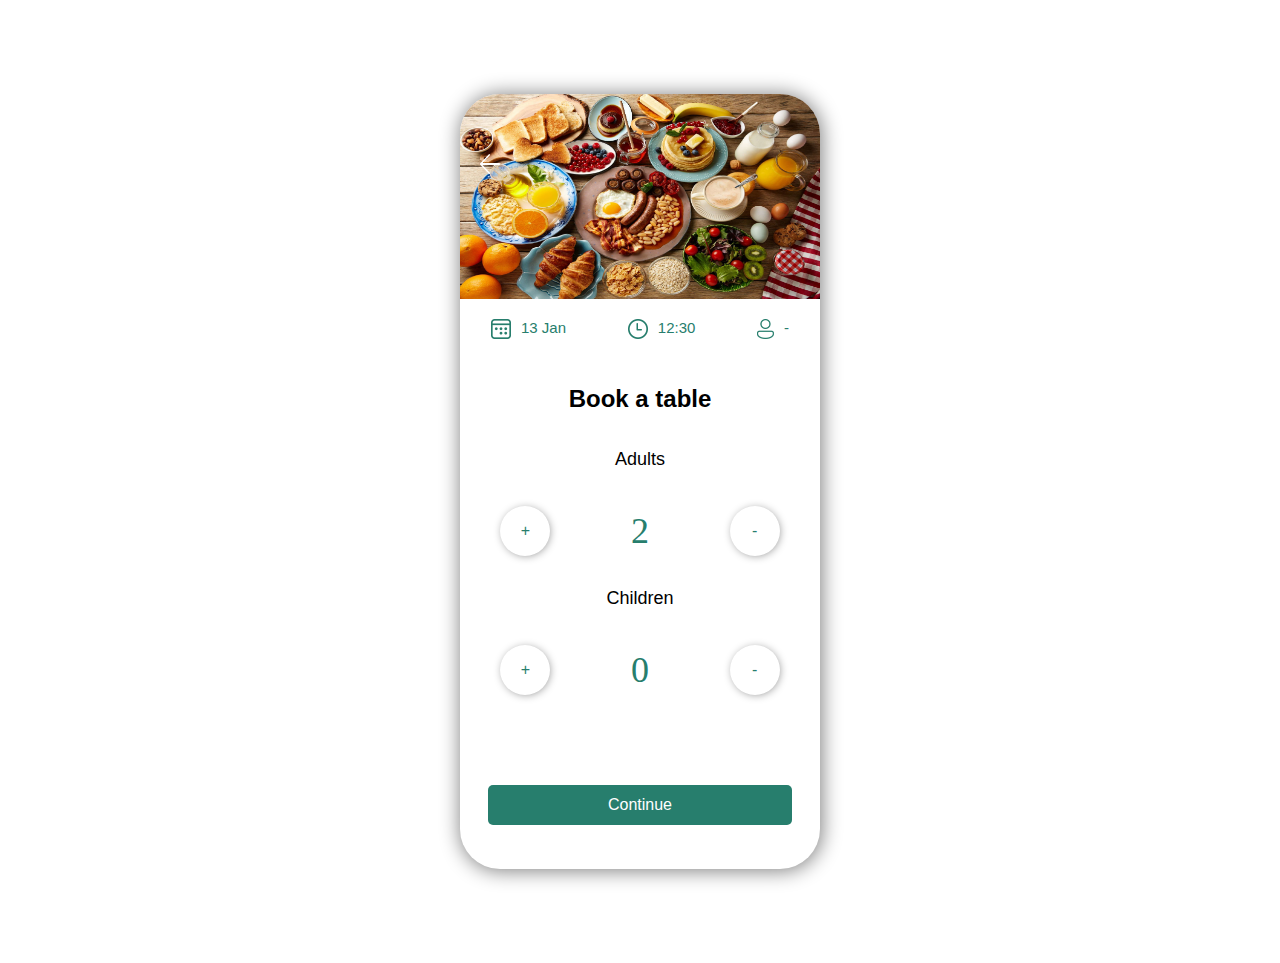
<file: designs/index.html>
<!DOCTYPE html>
<html lang="ko">
<head>
    <meta charset="UTF-8">
    <meta http-equiv="X-UA-Compatible" content="IE=edge">
    <meta name="viewport" content="width=device-width, initial-scale=1.0">
    <title>디자인과제1</title>
    <link rel="stylesheet" href="style.css">
</head>
<body>
    <div class="box">
        <div class="header">
            <img src="ArrowLeft.png" class="img_arrow" alt="">
        </div>
        <div class="navbar">
            <div class="calendar">
                <img src="Calendar.png" class="img_calendar" alt="">
                <p>13 Jan</p>
            </div>
            <div class="clock">
                <img src="Clock.png" class="img_clock" alt="">
                <p>12:30</p>
            </div>
            <div class="person">
                <img src="Person.png" class="img_person" alt="">
                <p>-</p>
            </div>
        </div>
        <div class="main">
            <h1>Book a table</h1>
            <p class="adults-text">Adults</p>
            <div class="adults">
                <button class="plus">+</button>
                <p>2</p>
                <button class="minus">-</button>
            </div>
            <p class="children-text">Children</p>
            <div class="children">
                <button class="plus">+</button>
                <p>0</p>
                <button class="minus">-</button>
            </div>
            <button class="continue" type="submit">Continue</button>
        </div>
    </div>
</body>
</html>
</file>
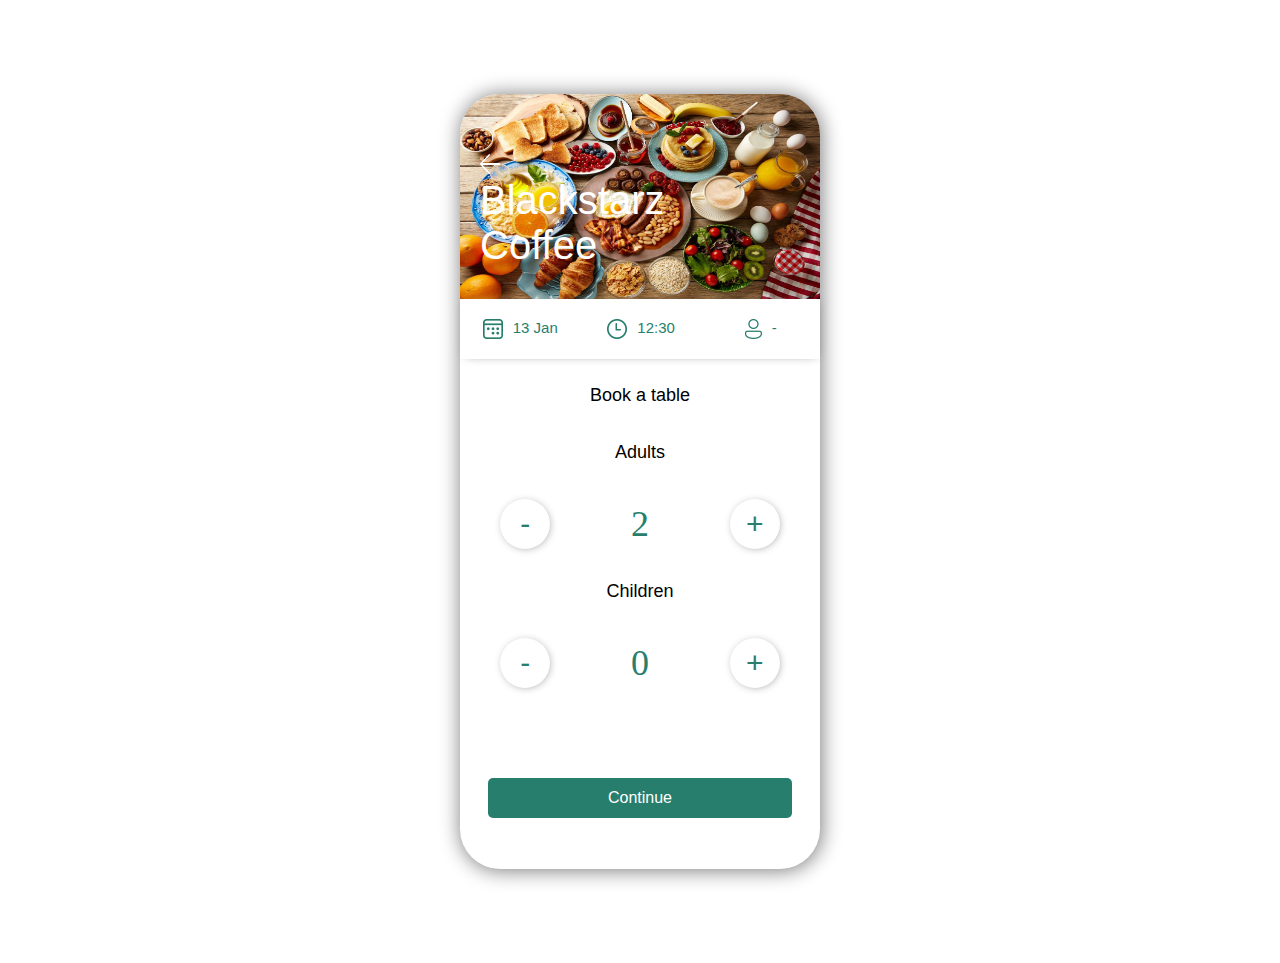
<file: 과제1/index.html>
<!DOCTYPE html>
<html lang="ko">
<head>
    <meta charset="UTF-8">
    <meta http-equiv="X-UA-Compatible" content="IE=edge">
    <meta name="viewport" content="width=device-width, initial-scale=1.0">
    <title>디자인과제1</title>
    <link rel="stylesheet" href="style.css">
</head>
<body>
    <div class="box">
        <div class="header">
            <img src="ArrowLeft.png" class="img_arrow" alt="">
        <p class="blackstarz">Blackstarz<br>Coffee</p>
        </div>
        <div class="navbar">
            <div class="calendar">
                <img src="Calendar.png" class="img_calendar" alt="">
                <p>13 Jan</p>
            </div>
            <div class="clock">
                <img src="Clock.png" class="img_clock" alt="">
                <p>12:30</p>
            </div>
            <div class="person">
                <img src="Person.png" class="img_person" alt="">
                <p>-</p>
            </div>
        </div>
        <div class="main">
            <h1>Book a table</h1>
            <p class="adults-text">Adults</p>
            <div class="adults">
                <button class="minus">-</button>
                <p>2</p>
                <button class="plus">+</button>
            </div>
            <p class="children-text">Children</p>
            <div class="children">
                <button class="minus">-</button>
                <p>0</p>
                <button class="plus">+</button>
            </div>
            <button class="continue" type="submit">Continue</button>
        </div>
    </div>
</body>
</html>
</file>
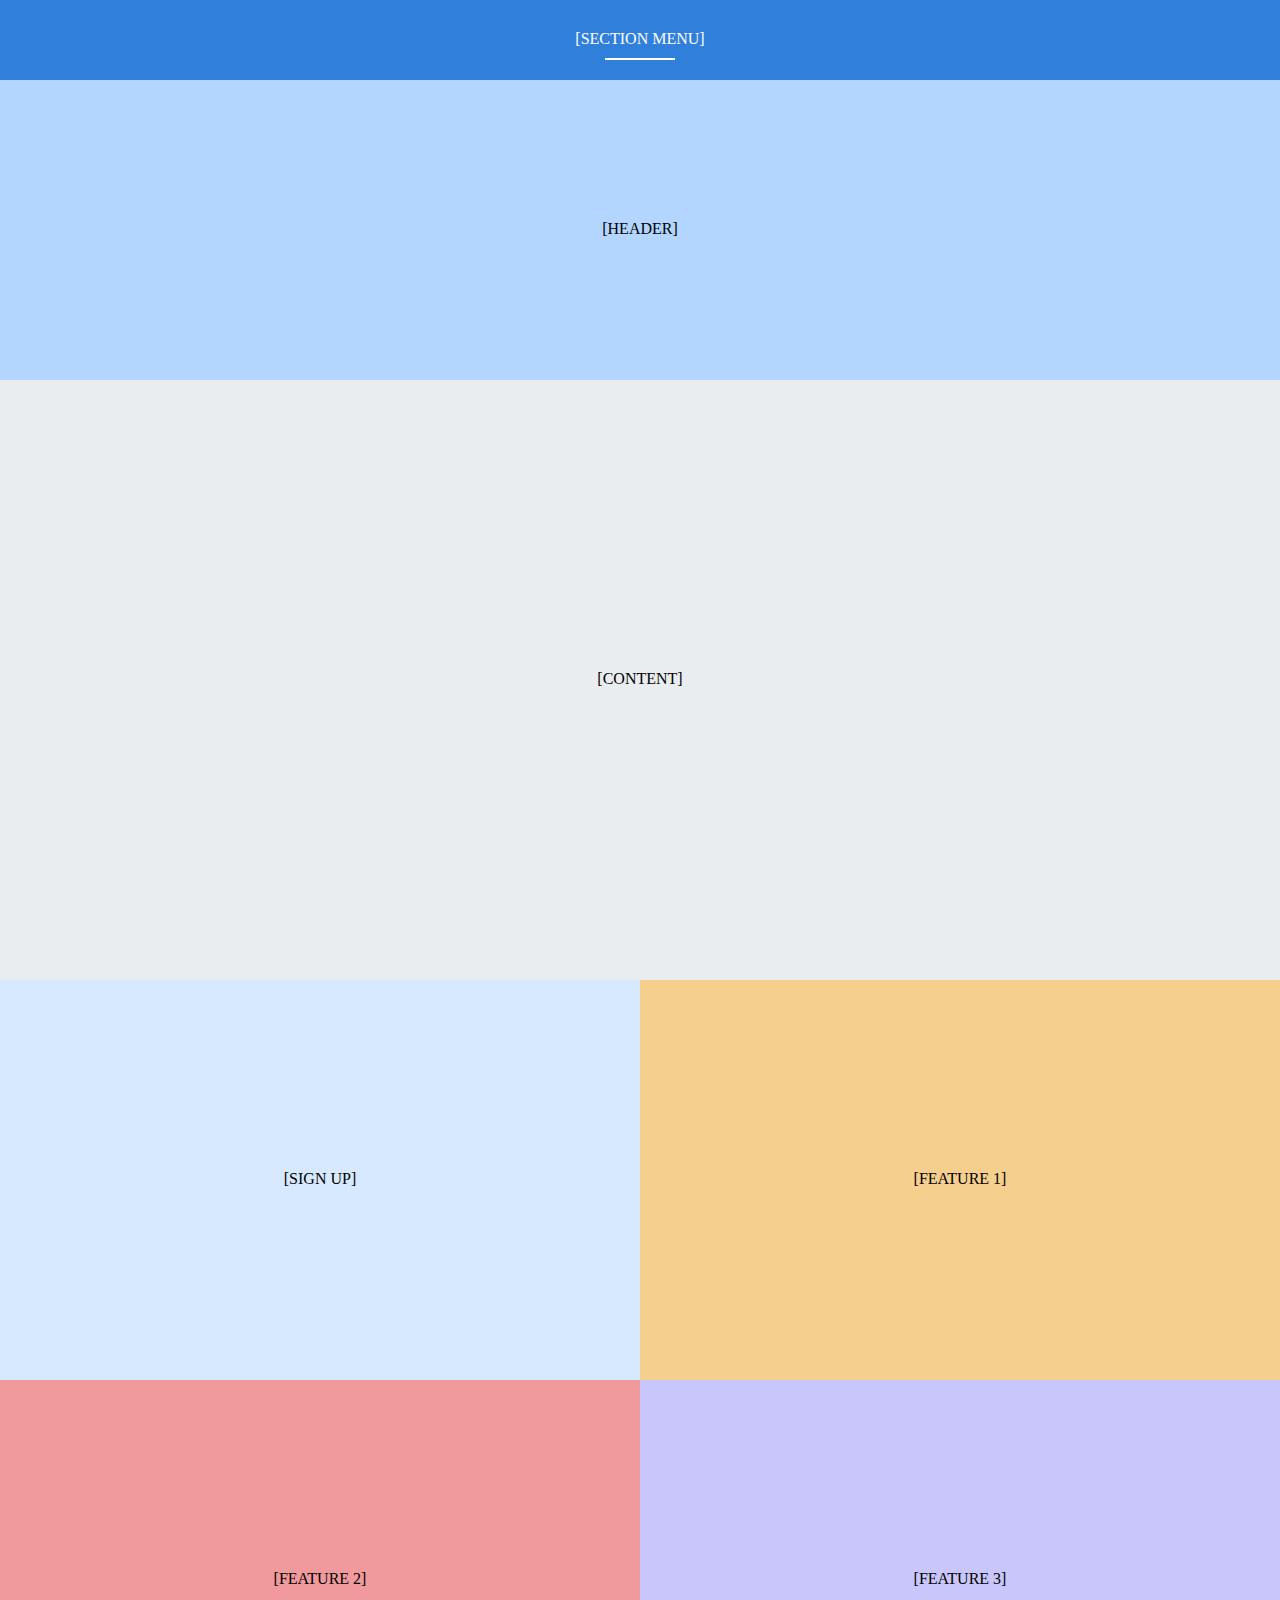
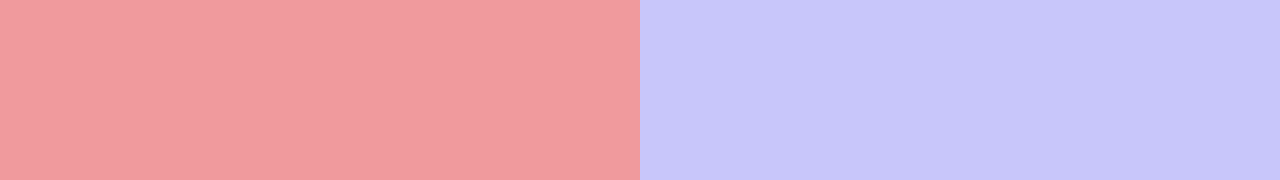
<file: 과제2/index.html>
<!DOCTYPE html>
<html lang="ko">
<head>
    <meta charset="UTF-8">
    <meta http-equiv="X-UA-Compatible" content="IE=edge">
    <meta name="viewport" content="width=device-width, initial-scale=1.0">
    <title>디자인과제2</title>
    <link rel="stylesheet" href="style.css">
</head>
<body>
    <div class='page'>
        <div class='section menu'>
            [SECTION MENU]
        </div>
        <div class='section header'>
            [HEADER]
        </div>
        <div class='section content'>
            [CONTENT]
        </div>
        <div class='section sign-up'>
            [SIGN UP]
        </div>
        <div class='section feature-1'>
            [FEATURE 1]
        </div>
        <div class='section feature-2'>
            [FEATURE 2]
        </div>
        <div class='section feature-3'>
            [FEATURE 3]
        </div>
    </div>
</body>
</html>
</file>
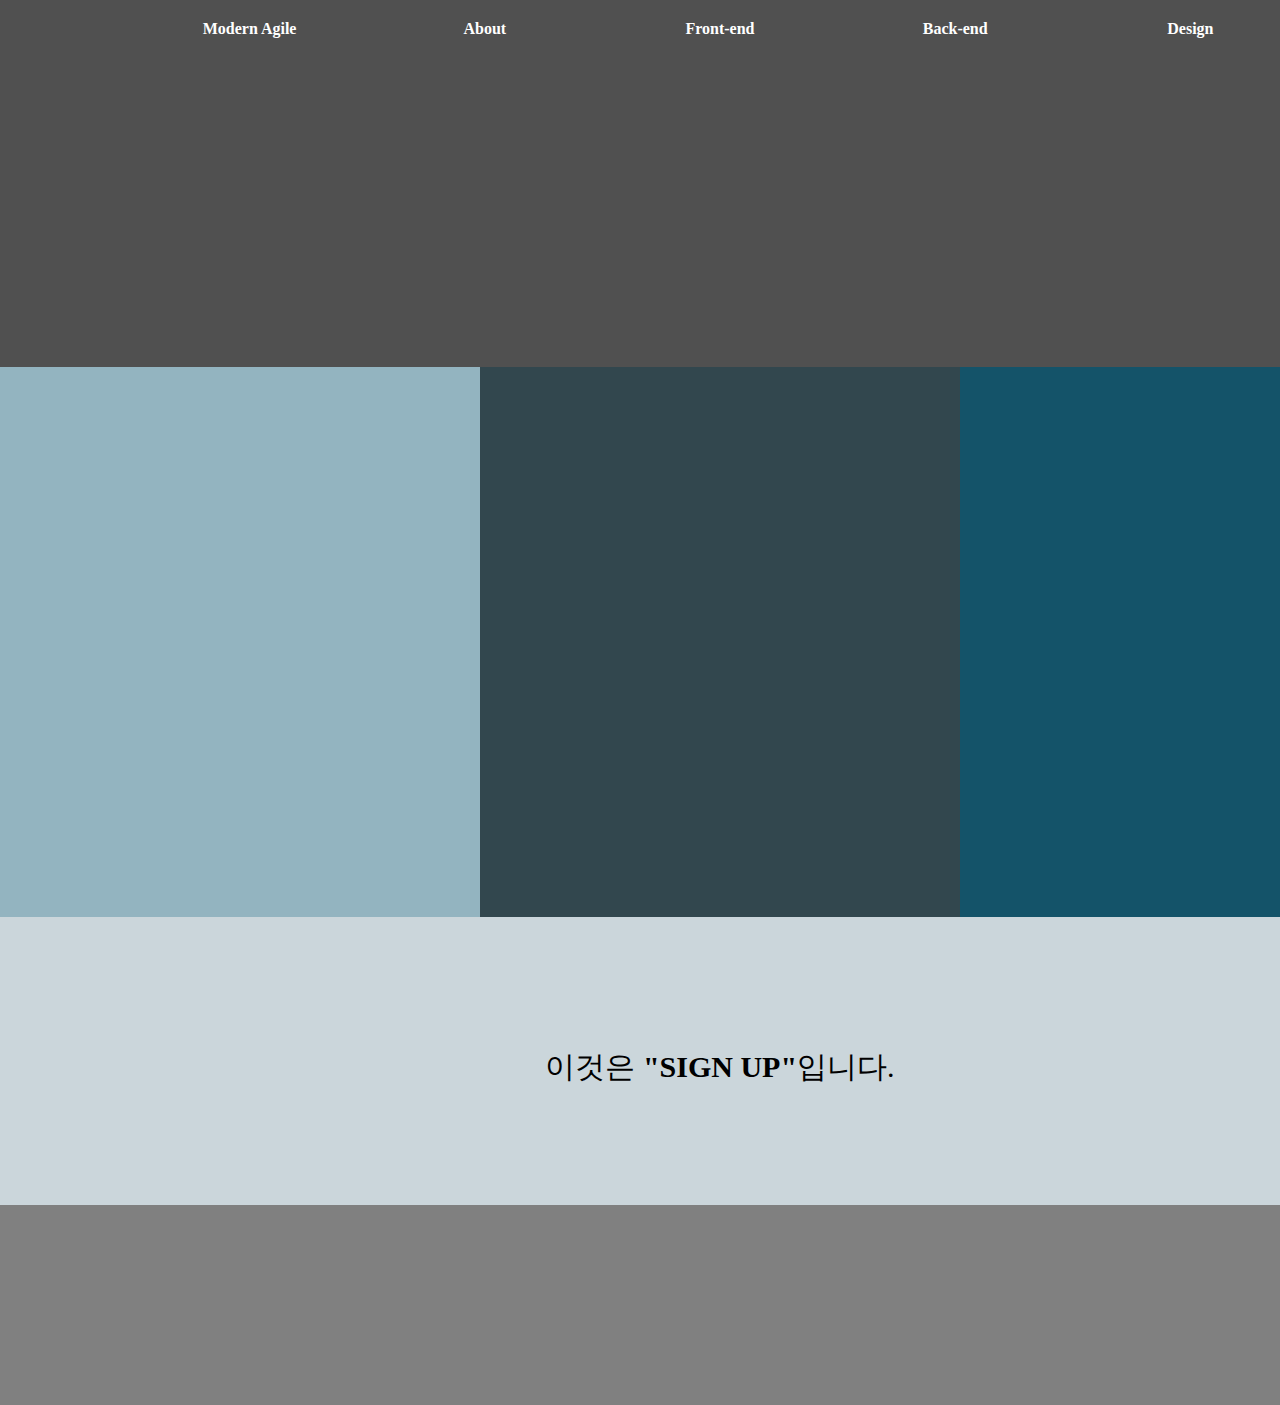
<file: programmers/그리드 화용.html>
<!DOCTYPE html>
<html lang="en">
  <head>
    <meta charset="UTF-8" />
    <meta http-equiv="X-UA-Compatible" content="IE=edge" />
    <meta name="viewport" content="width=device-width, initial-scale=1.0" />
    <link rel="stylesheet" href="그리드 활용.css" />
    <title>Document</title>
  </head>
  <body>
    <div class="container">
      <div class="header">
        <div class="nav">
          <div class="nav-menu-logo">Modern Agile</div>
          <div class="nav-menu1">About</div>
          <div class="nav-menu2">Front-end</div>
          <div class="nav-menu3">Back-end</div>
          <div class="nav-menu4">Design</div>
        </div>
        <div class="header-main">
          <div id="header-side"></div>
        </div>
      </div>
      <div class="feature-1"></div>
      <div class="feature-2"></div>
      <div class="feature-3"></div>
      <div class="signup">
        <div class="signup-text">이것은 <b>"SIGN UP"</b>입니다.</div>
      </div>
      <div class="content"></div>
    </div>
  </body>
</html>
</file>
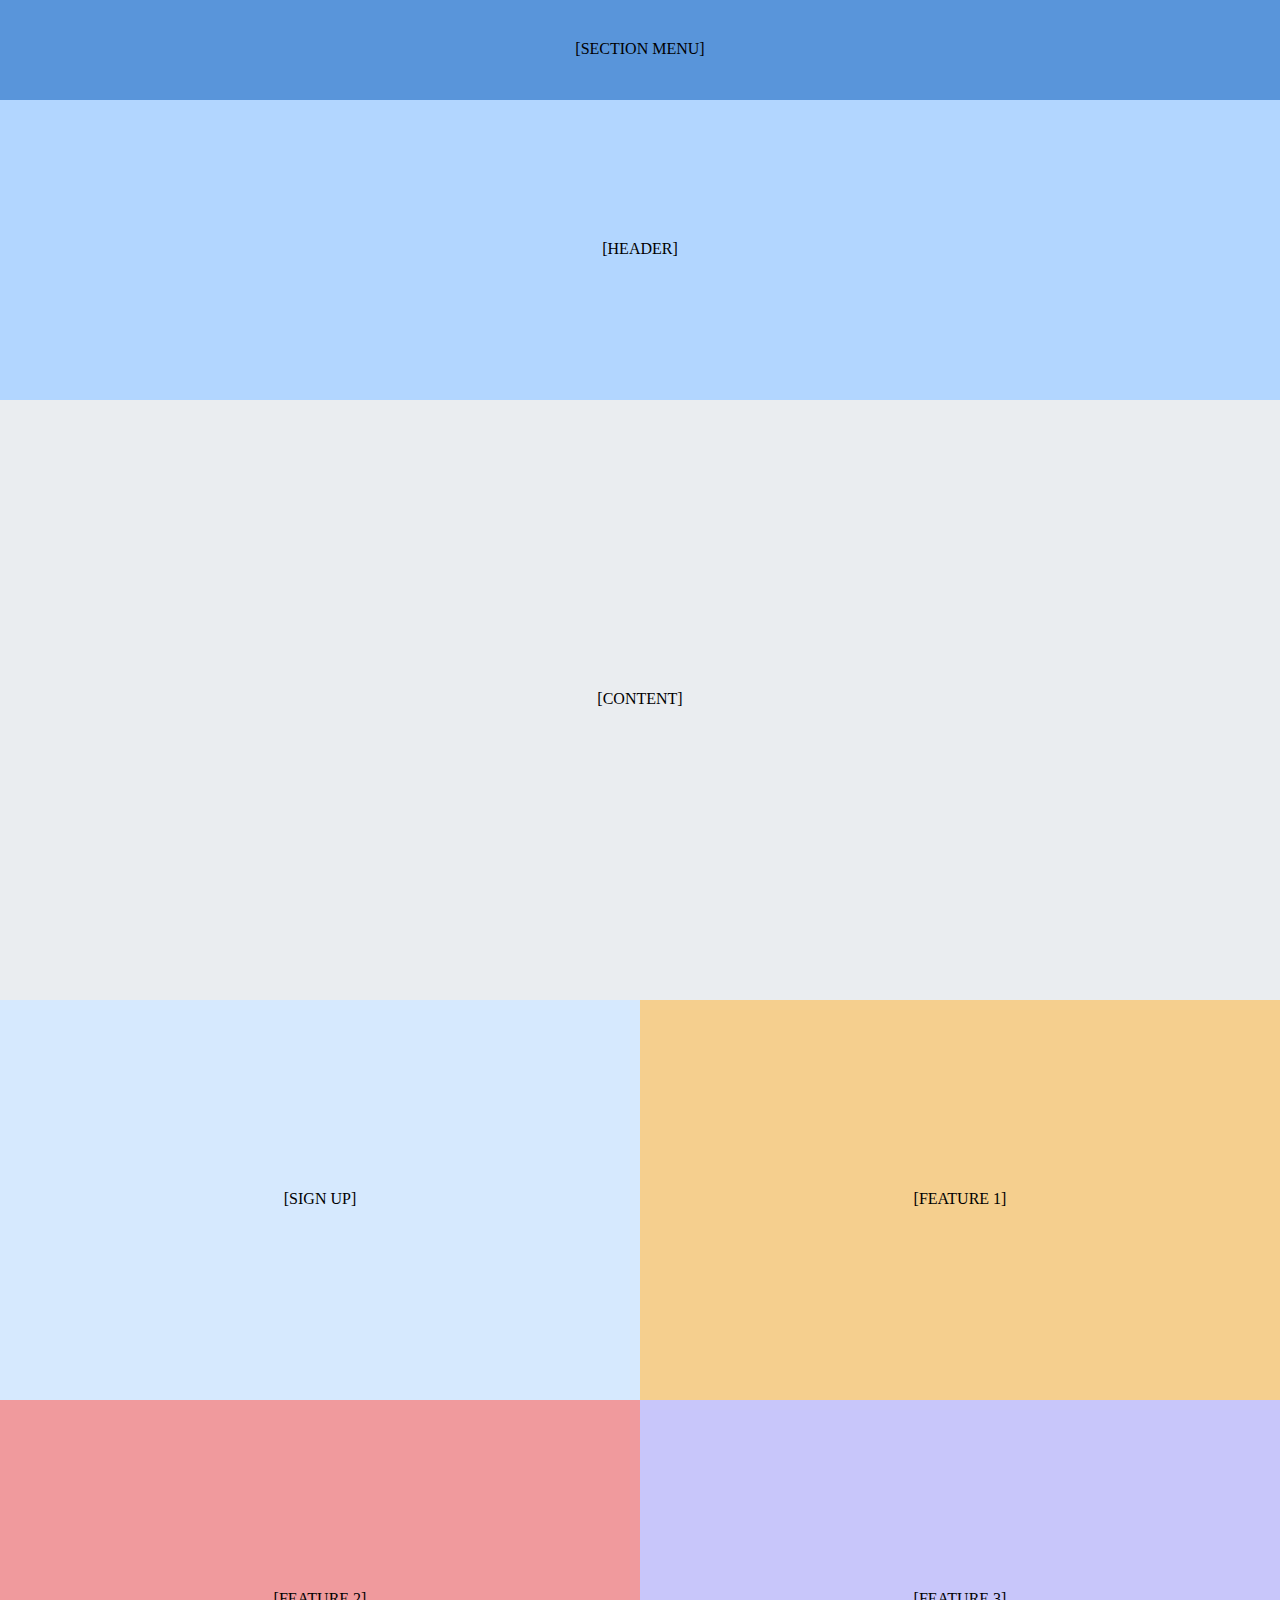
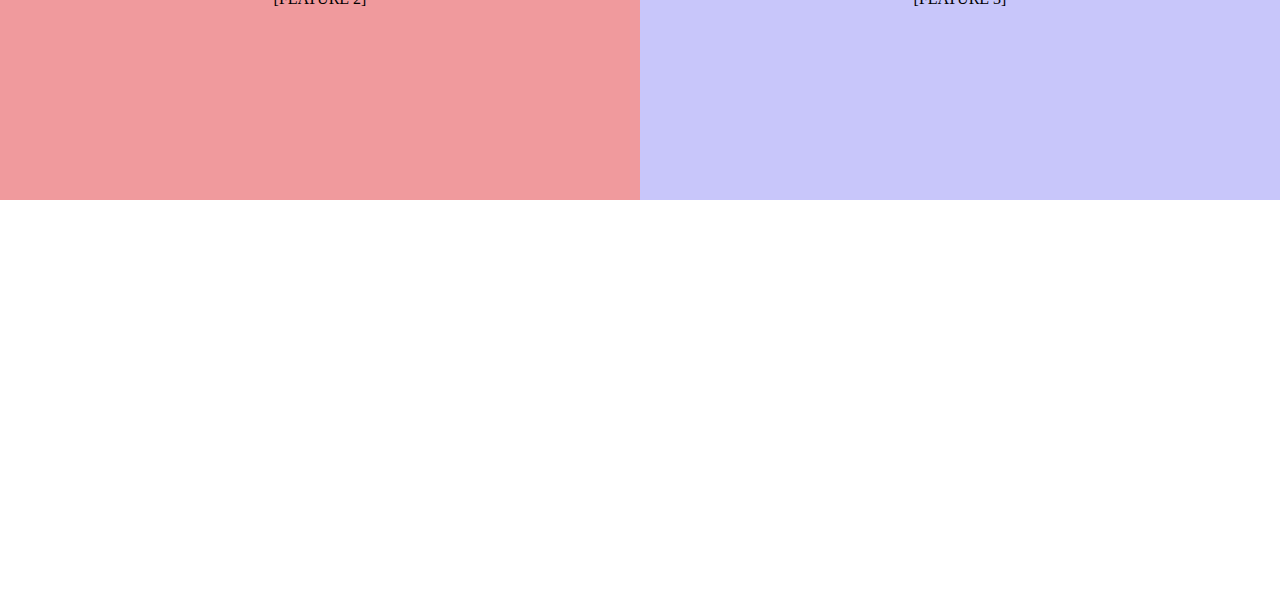
<file: 과제2/index2.html>
<!DOCTYPE html>
<html lang="ko">
<head>
    <meta charset="UTF-8">
    <meta http-equiv="X-UA-Compatible" content="IE=edge">
    <meta name="viewport" content="width=device-width, initial-scale=1.0">
    <title>디자인과제2</title>
    <link rel="stylesheet" href="style2.css">
</head>
<body>
    <div class='container'>
        <div class='section menu'>
            <p>[SECTION MENU]</p>
            </div>
        <div class='section header'>
            <p>[HEADER]</p>
        </div>
        <div class='section content'>
            <p>[CONTENT]</p>
        </div>
        <div class='section sign-up'>
            <p>[SIGN UP]</p>
        </div>
        <div class='section feature-1'>
            [FEATURE 1]
        </div>
        <div class='section feature-2'>
            <p>[FEATURE 2]</p>
        </div>
        <div class='section feature-3'>
            <p>[FEATURE 3]</p>
        </div>
    </div>
</body>
</html>
</file>
<file: designs/style.css>
* {
  padding: 0;
  margin: 0;
}

.box {
  width: 360px;
  height: 775px;
  margin: 0 auto;
  margin-top: 94px;
  margin-bottom: 94px;
  box-sizing: border-box;
  justify-content: center;
  border-radius: 40px;
  box-shadow: 1px 1px 20px 1px gray;
}

.header {
  width: 360px;
  height: 205px;
  border-radius: 40px 40px 0px 0px;
  margin: 0;
  background-image: url("brunch.jpg");
  background-size: 360px 205px;
}

.img_arrow {
  width: 20px;
  height: 20px;
  margin-top: 60px;
  margin-left: 20px;
}

.navbar {
  width: 360px;
  height: 60px;
  color: #277e6d;
  font-size: 15px;
  font-family: -apple-system, BlinkMacSystemFont, "Segoe UI", Roboto, Oxygen,
    Ubuntu, Cantarell, "Open Sans", "Helvetica Neue", sans-serif;
  display: flex;
  justify-content: space-around;
  align-items: center;
}

.calendar {
  display: flex;
  justify-content: center;
  margin: 10px 16px;
}

.img_calendar {
  height: 20px;
  margin-right: 10px;
}

.clock {
  display: flex;
  justify-content: center;
  margin: 10px 16px;
}

.img_clock {
  height: 20px;
  margin-right: 10px;
}

.person {
  display: flex;
  justify-content: center;
  margin: 10px 16px;
}

.img_person {
  height: 20px;
  margin-right: 10px;
}

.main {
  padding: 0;
  margin: 0;
}

.main h1 {
  text-align: center;
  font-family: -apple-system, BlinkMacSystemFont, "Segoe UI", Roboto, Oxygen,
    Ubuntu, Cantarell, "Open Sans", "Helvetica Neue", sans-serif;
  font-size: 24px;
  margin-top: 26px;
  margin-bottom: 36px;
}

.adults-text {
  text-align: center;
  font-family: -apple-system, BlinkMacSystemFont, "Segoe UI", Roboto, Oxygen,
    Ubuntu, Cantarell, "Open Sans", "Helvetica Neue", sans-serif;
  font-size: 18px;
  margin-bottom: 36px;
}

.adults {
  width: 360px;
  height: 50px;
  margin: auto;
  font-size: 36px;
  color: #277e6d;
  display: flex;
  justify-content: space-around;
  align-items: center;
}

.children-text {
  text-align: center;
  font-family: -apple-system, BlinkMacSystemFont, "Segoe UI", Roboto, Oxygen,
    Ubuntu, Cantarell, "Open Sans", "Helvetica Neue", sans-serif;
  font-size: 18px;
  margin-top: 32px;
  margin-bottom: 36px;
}

.children {
  width: 360px;
  height: 50px;
  margin: auto;
  font-size: 36px;
  color: #277e6d;
  display: flex;
  justify-content: space-around;
  align-items: center;
}

.plus {
  width: 50px;
  height: 50px;
  border-radius: 50px;
  background-color: #ffffff;
  font-size: 16px;
  color: #277e6d;
  box-shadow: 1px 1px 10px -2px gray;
  border: none;
}

.minus {
  width: 50px;
  height: 50px;
  border-radius: 50px;
  background-color: #ffffff;
  font-size: 16px;
  color: #277e6d;
  box-shadow: 1px 1px 10px -2px gray;
  border: none;
}

.continue {
  width: 304px;
  height: 40px;
  margin: 90px 28px 60px 28px;
  display: block;
  background-color: #277e6d;
  font-size: 16px;
  color: #ffffff;
  border-radius: 5px;
  border: none;
}
</file>
<file: 과제1/style.css>
body * {
  padding: 0;
  margin: 0;
}
/* 1 */
.box {
  width: 360px;
  height: 775px;
  margin: 0 auto;
  margin-top: 94px;
  margin-bottom: 94px;
  box-sizing: border-box;
  border-radius: 40px;
  box-shadow: 1px 1px 20px 1px gray;
}

.header {
  width: 360px;
  height: 205px;
  border-radius: 40px 40px 0px 0px;
  margin: 0;
  background-image: url("brunch.jpg");
  background-size: 360px 205px;
}

.blackstarz {
  color: #ffffff;
  font-size: 40px;
  font-family: -apple-system, BlinkMacSystemFont, "Segoe UI", Roboto, Oxygen,
    Ubuntu, Cantarell, "Open Sans", "Helvetica Neue", sans-serif;
  margin-left: 20px;
}

.img_arrow {
  width: 20px;
  height: 20px;
  margin-top: 60px;
  margin-left: 20px;
}

.navbar {
  width: 360px;
  height: 60px;
  color: #277e6d;
  font-size: 15px;
  font-family: -apple-system, BlinkMacSystemFont, "Segoe UI", Roboto, Oxygen,
    Ubuntu, Cantarell, "Open Sans", "Helvetica Neue", sans-serif;
  display: flex;
  justify-content: space-around;
  align-items: center;
  box-shadow: 1px 1px 10px -5px gray;
}

.calendar {
  display: flex;
  justify-content: center;
  margin: 10px 16px;
}

.clock {
  display: flex;
  justify-content: center;
  margin: 10px 20px;
}

.person {
  display: flex;
  justify-content: center;
  margin: 10px 36.5px;
}
/* 
.img_calendar, .img_clock, .img_person { 
  height: 20px;
  margin-right: 10px;
} 
*/
/* 2 : 위의 방법1, 아래의 방법2 */
[class^="img"] {  
  height: 20px;
  margin-right: 10px;
}

.main {
  padding: 0;
  margin: 0;
}

.main h1 {
  font-size: 24px;
  margin-top: 26px;
}

.main h1, .adults-text, .children-text {
  text-align: center;
  font-family: -apple-system, BlinkMacSystemFont, "Segoe UI", Roboto, Oxygen,
    Ubuntu, Cantarell, "Open Sans", "Helvetica Neue", sans-serif;
  font-size: 18px;
  font-weight: 500;
  margin-bottom: 36px;
}

.adults, .children {
  width: 360px;
  height: 50px;
  font-size: 36px;
  color: #277e6d;
  display: flex;
  justify-content: space-around;
  align-items: center;
}

.children-text {
  margin-top: 32px;
}

.plus, .minus {
  width: 50px;
  height: 50px;
  border-radius: 50px;
  background-color: #ffffff;
  font-size: 30px;
  color: #277e6d;
  box-shadow: 1px 1px 10px -3px gray;
  border: none;
}

.plus:hover, .minus:hover {
  background-color: #277e6d;
  color: #ffffff;
  cursor: pointer;
}

/* 3 : .plus 와 .minus 는 모든 스타일이 같고 hover일 경우도 같기 때문에 
html에서 class이름을 통일하여 (ex : class="count")사용하면 더 좋을 것 같습니다
*/

.continue {
  width: 304px;
  height: 40px;
  margin: 90px 28px 60px 28px;
  display: block;
  background-color: #277e6d;
  font-size: 16px;
  color: #ffffff;
  border-radius: 5px;
  border: none;
}

.continue:hover {
  background-color: #005c49;
  cursor: pointer;
}
</file>
<file: 과제2/style.css>
* {
  margin: 0;
  padding: 0;
  box-sizing: border-box;
}

.page {
  display: flex;
  flex-wrap: wrap;
}

.section {
  width: 100%;
  display: flex;
  flex-direction: column;
  justify-content: center;
  align-items: center;
}

.section:hover {
  background-color: #3080db;
  color: #fff;
  cursor: pointer;
}

.section:after {
  position: relative;
  top: 10px;
  width: 70px;
  content: "";
  border-bottom: solid 2px #fff;
  transform: scaleX(0);
  transition: transform 250ms ease-in-out;
}
.section:hover:after {
  transform: scaleX(1);
}

/*Desktop Styles*/
@media only screen and (min-width: 1281px) and (max-width: 1920px) {
  .menu {
    background-color: #5995da;
    height: 80px;
  }

  .header {
    background-color: #b2d6ff;
    height: 450px;
  }

  .feature-1,
  .feature-2,
  .feature-3 {
    height: 650px;
    width: 33.3%;
  }

  .feature-1 {
    background-color: #f5cf8e;
  }

  .feature-2 {
    background-color: #f09a9d;
  }

  .feature-3 {
    background-color: #c8c6fa;
  }

  .sign-up {
    background-color: #d6e9fe;
    height: 250px;
    order: 1;
  }

  .content {
    background-color: #eaedf0;
    height: 600px;
    order: 2;
  }
}

/*Tablet Styles*/
@media only screen and (min-width: 721px) and (max-width: 1280px) {
  .menu {
    background-color: #5995da;
    height: 80px;
  }

  .header {
    background-color: #b2d6ff;
    height: 300px;
  }

  .content {
    background-color: #eaedf0;
    height: 600px;
  }

  .sign-up,
  .feature-1,
  .feature-2,
  .feature-3 {
    height: 400px;
    width: 50%;
  }
  .sign-up {
    background-color: #d6e9fe;
  }

  .feature-1 {
    background-color: #f5cf8e;
  }

  .feature-2 {
    background-color: #f09a9d;
  }

  .feature-3 {
    background-color: #c8c6fa;
  }
}

/*Mobile Styles*/
@media only screen and (max-width: 720px) {
  .page {
    display: flex;
    flex-wrap: wrap;
  }

  .section {
    width: 100%;
    display: flex;
    justify-content: center;
    align-items: center;
  }
  .menu {
    background-color: #5995da;
    height: 80px;
  }

  .header {
    background-color: #b2d6ff;
    height: 300px;
  }

  .content {
    background-color: #eaedf0;
    height: 600px;
  }

  .sign-up {
    background-color: #d6e9fe;
    height: 300px;
  }

  .feature-1 {
    background-color: #f5cf8e;
    height: 300px;
  }

  .feature-2 {
    background-color: #f09a9d;
    height: 300px;
  }

  .feature-3 {
    background-color: #c8c6fa;
    height: 300px;
  }
}
</file>
<file: programmers/그리드 활용.css>
body {
  margin: 0;
}
@media screen and (min-width: 1025px) {
  .container {
    display: grid;
    grid-template-columns: repeat(3, 1fr);
    width: 1440px;
    height: auto;
    align-content: start;
  }

  .header {
    background-color: rgb(80, 80, 80);
    grid-column: 1 / span 3;
    height: 367px;
  }
  .nav {
    display: grid;
    grid-template-columns: repeat(5, 1fr);
    height: 20px;
    text-align: center;
    width: 1176px;
    margin: auto;
    color: white;
    font-weight: bold;
  }
  div[class^="nav-menu"] {
    padding: 20px 40px;
    cursor: pointer;
  }
  div[class^="nav-menu"]:hover:after {
    transform: scaleX(1);
  }
  div[class^="nav-menu"]:after {
    display: block;
    content: "";
    border-bottom: solid 10px #dfdfdf;
    transform: scaleX(0);
    transition: transform 1s ease-in-out;
    animation: show 3s forwards;
    animation-delay: 1.2s;
    animation-timing-function: cubic-bezier(0.215, 0.61, 0.355, 1);
    animation-fill-mode: both;
  }
  @keyframes show {
    0% {
      border-bottom: solid 10px rgba(37, 37, 37, 0.2);
    }

    to {
      border-bottom: solid 10px royalblue;
    }
  }
  div[class^="nav-menu"]:hover {
    background-color: rgba(37, 37, 37, 0.2);
  }

  .feature-1 + .feature-2 + .feature-3 {
    height: 550px;
  }
  .feature-1 {
    background-color: #93b4c0;
  }
  .feature-2 {
    background-color: #32474e;
  }
  .feature-3 {
    background-color: #145369;
  }
  .feature-1:hover {
    background-color: #638491;
  }
  .feature-2:hover {
    background-color: #263135;
  }
  .feature-3:hover {
    background-color: #133744;
  }
  div[class^="feature"]:hover {
    /* background: rgba(36, 36, 36, 0.8); */
    cursor: pointer;
  }
  .signup {
    background-color: rgb(203, 214, 219);
    grid-column: 1 / span 3;
    height: 288px;
    text-align: center;
  }
  .signup-text {
    line-height: 10;
    font-size: 30px;
  }
  .content {
    background-color: gray;
    grid-column: 1 / span 3;
    height: 200px;
  }
}

@media (min-width: 768px) and (max-width: 1024px) {
  .container {
    display: grid;
    grid-template-columns: repeat(2, 1fr);
    width: auto;
    height: 1813px;
  }

  .header {
    background-color: rgb(80, 80, 80);
    grid-column: 1 / span 2;
  }
  .nav {
    display: grid;
    grid-template-columns: repeat(5, 1fr);
    height: 20px;
    text-align: center;
    width: 768px;
    margin: auto;
    color: white;
    font-weight: bold;
    align-items: center;
  }
  div[class^="nav-menu"] {
    padding: 20px 0px;
    cursor: pointer;
  }
  div[class^="nav-menu"]:hover {
    background-color: rgba(255, 255, 255, 0.2);
  }
  div[class^="nav-menu"]:hover:after {
    transform: scaleX(1);
  }
  div[class^="nav-menu"]:after {
    display: block;
    content: "";
    border-bottom: solid 10px #dfdfdf;
    transform: scaleX(0);
    transition: transform 1s ease-in-out;
    animation: show 3s forwards;
    animation-delay: 1.2s;
    animation-timing-function: cubic-bezier(0.215, 0.61, 0.355, 1);
    animation-fill-mode: both;
  }
  @keyframes show {
    0% {
      border-bottom: solid 10px rgba(37, 37, 37, 0.2);
    }

    to {
      border-bottom: solid 10px royalblue;
    }
  }
  .feature-1 {
    background-color: #93b4c0;
    grid-column: 1 / span 2;
  }
  .feature-2 {
    background-color: #32474e;
  }
  .feature-3 {
    background-color: #145369;
  }
  .feature-1:hover {
    background-color: #638491;
  }
  .feature-2:hover {
    background-color: #263135;
  }
  .feature-3:hover {
    background-color: #133744;
  }
  .signup {
    background-color: brown;
  }
  .content {
    background-color: gray;
  }
}

@media screen and (max-width: 768px) {
  .container {
    display: grid;
    grid-template-columns: repeat(1, 1fr);
    width: 768px;
  }

  .header {
    background-color: rgb(80, 80, 80);
    height: 350px;
  }
  div[class^="nav-menu"]:hover {
    background-color: rgba(37, 37, 37, 0.2);
  }
  .nav {
    display: grid;
    grid-template-columns: repeat(1, 5fr);

    text-align: center;
    width: 768px;
    margin: auto;
    color: white;
    font-weight: bold;
    align-items: center;
  }
  .signup-text {
    display: none;
  }
  div[class^="nav-menu"] {
    padding: 20px 0px;
    cursor: pointer;
  }
  div[class^="nav-menu"]:hover {
    background-color: rgba(255, 255, 255, 0.2);
  }
  div[class^="nav-menu"]:hover:after {
    transform: scaleX(0.2);
  }
  div[class^="nav-menu"]:after {
    display: block;
    content: "";
    border-bottom: solid 10px #dfdfdf;
    transform: scaleX(0);
    transition: transform 1s ease-in-out;
    animation: show 3s forwards;
    animation-delay: 1.2s;
    animation-timing-function: cubic-bezier(0.215, 0.61, 0.355, 1);
    animation-fill-mode: both;
  }
  @keyframes show {
    0% {
      border-bottom: solid 10px rgba(37, 37, 37, 0.2);
    }

    to {
      border-bottom: solid 10px royalblue;
    }
  }
  .signup-text {
    display: none;
  }
  .feature-1,
  .feature-2,
  .feature-3 {
    height: 367px;
  }
  .feature-1 {
    background-color: #93b4c0;
  }
  .feature-2 {
    background-color: #32474e;
  }
  .feature-3 {
    background-color: #145369;
  }
  .feature-1:hover {
    background-color: #638491;
  }
  .feature-2:hover {
    background-color: #263135;
  }
  .feature-3:hover {
    background-color: #133744;
  }
  div[class^="feature"]:hover {
    /* background: rgba(36, 36, 36, 0.8); */
    cursor: pointer;
  }
  .signup {
    background-color: brown;
    height: 367px;
  }
  .content {
    background-color: gray;
    height: 367px;
  }
}
</file>
<file: 과제2/style2.css>
* {
  margin: 0;
  padding: 0;
  text-align: center;
}

.container {
  display: grid;
  grid-template-columns: repeat(6, 1fr);
  grid-template-rows: repeat(22, 100px);
}

@keyframes fadeOut {
  0% {
    opacity: 1;
  }
  100% {
    opacity: 0;
  }
}

.section {
  display: flex;
  justify-content: center;
  align-items: center;
  flex-direction: column;
  transform: scale(1);
}

.section:hover {
  background-color: #3080db;
  color: #fff;
  cursor: pointer;
  transition: transform 0.3s linear;
  transform: scale(0.9);
  animation: fadeOut 1s;
}

.section::after {
  position: relative;
  top: 5px;
  width: 70px;
  content: "";
  border-bottom: solid 2px #fff;
  transform: scaleX(0);
  transition: transform 250ms ease-in-out;
}

.section:hover:after {
  transform: scaleX(1);
}

.menu {
  background-color: #5995da;
}

.header {
  background-color: #b2d6ff;
}

.content {
  background-color: #eaedf0;
}

.sign-up {
  background-color: #d6e9fe;
}

.feature-1 {
  background-color: #f5cf8e;
}

.feature-2 {
  background-color: #f09a9d;
}

.feature-3 {
  background-color: #c8c6fa;
}

/* Mobile Styles */
@media only screen and (max-width: 720px) {
  .menu {
    grid-column: span 6;
    grid-row: span 1;
  }

  .header {
    grid-column: span 6;
    grid-row: span 3;
  }

  .content {
    grid-column: span 6;
    grid-row: span 6;
  }

  .sign-up {
    grid-column: span 6;
    grid-row: span 3;
  }

  .feature-1 {
    grid-column: span 6;
    grid-row: span 3;
  }

  .feature-2 {
    grid-column: span 6;
    grid-row: span 3;
  }

  .feature-3 {
    grid-column: span 6;
    grid-row: span 3;
  }
}

/*Tablet Styles*/
@media only screen and (min-width: 721px) and (max-width: 1280px) {
  .menu {
    grid-column: span 6;
    grid-row: span 1;
  }

  .header {
    grid-column: span 6;
    grid-row: span 3;
  }

  .content {
    grid-column: span 6;
    grid-row: span 6;
  }

  .sign-up {
    grid-column: span 3;
    grid-row: span 4;
  }

  .feature-1 {
    grid-column: span 3;
    grid-row: span 4;
  }

  .feature-2 {
    grid-column: span 3;
    grid-row: span 4;
  }

  .feature-3 {
    grid-column: span 3;
    grid-row: span 4;
  }
}

/*Desktop Styles*/
@media only screen and (min-width: 1281px) and (max-width: 1920px) {
  .menu {
    grid-column: span 6;
    grid-row: span 1;
  }

  .header {
    grid-column-start: 1;
    grid-column-end: 7;
    grid-row-start: 2;
    grid-row-end: 5;
  }

  .content {
    grid-column: span 6;
    grid-row: span 6;
  }

  .sign-up {
    grid-column: span 6;
    grid-row: span 3;
  }

  .feature-1 {
    grid-column-start: 1;
    grid-column-end: 3;
    grid-row-start: 5;
    grid-row-end: 10;
  }

  .feature-2 {
    grid-column-start: 3;
    grid-column-end: 5;
    grid-row-start: 5;
    grid-row-end: 10;
  }

  .feature-3 {
    grid-column-start: 5;
    grid-column-end: 7;
    grid-row-start: 5;
    grid-row-end: 10;
  }
}
</file>
